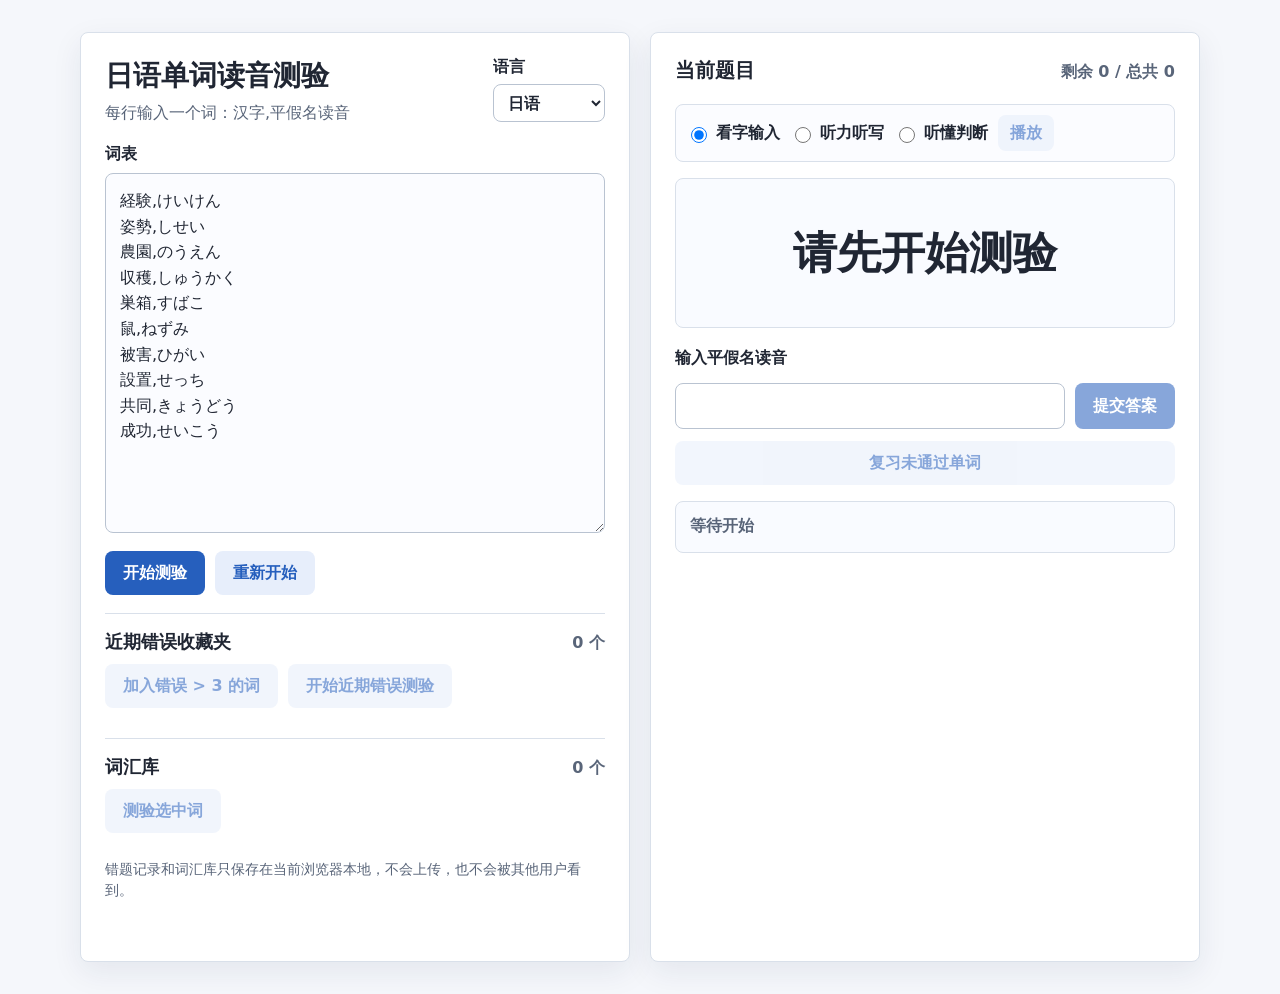
<file: index.html>
<!doctype html>
<html lang="zh-CN">
  <head>
    <meta charset="UTF-8" />
    <meta name="viewport" content="width=device-width, initial-scale=1.0" />
    <title>日语单词读音测验</title>
    <link rel="stylesheet" href="./style.css" />
  </head>
  <body>
    <main class="app">
      <section class="setup-panel" aria-labelledby="setup-title">
        <div class="top-bar">
          <div>
            <h1 id="setup-title">日语单词读音测验</h1>
            <p id="subtitle" class="subtitle">每行输入一个词：汉字,平假名读音</p>
          </div>
          <label class="language-select">
            语言
            <select id="language-select">
              <option value="ja" selected>日语</option>
              <option value="en">英语</option>
            </select>
          </label>
        </div>

        <label for="word-list">词表</label>
        <textarea id="word-list" spellcheck="false">経験,けいけん
姿勢,しせい
農園,のうえん
収穫,しゅうかく
巣箱,すばこ
鼠,ねずみ
被害,ひがい
設置,せっち
共同,きょうどう
成功,せいこう</textarea>

        <div class="button-row">
          <button id="start-button" type="button">开始测验</button>
          <button id="restart-button" class="secondary" type="button">重新开始</button>
        </div>

        <section class="folder-panel" aria-labelledby="recent-folder-title">
          <div class="folder-header">
            <h2 id="recent-folder-title">近期错误收藏夹</h2>
            <span id="recent-folder-count">0 个</span>
          </div>
          <div class="button-row compact-row">
            <button id="collect-recent-button" class="secondary" type="button" disabled>
              加入错误 &gt; 3 的词
            </button>
            <button id="start-recent-button" class="secondary" type="button" disabled>
              开始近期错误测验
            </button>
          </div>
          <div id="recent-folder-list" class="folder-list"></div>
        </section>

        <section class="folder-panel" aria-labelledby="vocabulary-title">
          <div class="folder-header">
            <h2 id="vocabulary-title">词汇库</h2>
            <span id="vocabulary-count">0 个</span>
          </div>
          <div class="button-row compact-row">
            <button id="start-selected-vocab-button" class="secondary" type="button" disabled>
              测验选中词
            </button>
          </div>
          <div id="vocabulary-list" class="vocabulary-list"></div>
        </section>

        <p class="privacy-note">错题记录和词汇库只保存在当前浏览器本地，不会上传，也不会被其他用户看到。</p>
        <p id="parse-message" class="message" role="status"></p>
      </section>

      <section class="quiz-panel" aria-labelledby="quiz-title">
        <div class="panel-header">
          <h2 id="quiz-title">当前题目</h2>
          <p id="progress">剩余 0 / 总共 0</p>
        </div>

        <fieldset class="mode-switch" aria-label="测验模式">
          <label>
            <input type="radio" name="quiz-mode" value="kanji" checked />
            看字输入
          </label>
          <label>
            <input type="radio" name="quiz-mode" value="listening" />
            听力听写
          </label>
          <label>
            <input type="radio" name="quiz-mode" value="meaning" />
            听懂判断
          </label>
          <button id="play-audio-button" class="secondary small-button" type="button" disabled>
            播放
          </button>
        </fieldset>

        <div id="question-card" class="question-card">
          <span id="current-word" class="current-word">请先开始测验</span>
        </div>

        <label id="answer-label" for="answer-input">输入平假名读音</label>
        <div class="answer-row">
          <input id="answer-input" type="text" autocomplete="off" disabled />
          <button id="submit-button" type="button" disabled>提交答案</button>
        </div>

        <div id="meaning-actions" class="meaning-actions hidden">
          <button id="heard-meaning-button" type="button" disabled>听出来</button>
          <button id="missed-meaning-button" class="secondary" type="button" disabled>没听出来</button>
        </div>

        <button id="review-button" class="secondary review-button" type="button" disabled>
          复习未通过单词
        </button>

        <div id="feedback" class="feedback neutral" role="status">等待开始</div>

        <section id="result-panel" class="result-panel hidden" aria-labelledby="result-title">
          <h2 id="result-title">全部完成</h2>
          <p id="summary"></p>
          <div id="mistake-list" class="mistake-list"></div>
        </section>
      </section>
    </main>

    <section id="review-modal" class="modal hidden" aria-labelledby="review-title" role="dialog" aria-modal="true">
      <div class="modal-panel">
        <div class="modal-header">
          <h2 id="review-title">复习未通过单词</h2>
          <button id="close-review-button" class="secondary small-button" type="button">关闭</button>
        </div>

        <p id="review-count" class="review-count"></p>
        <div id="review-list" class="review-list"></div>

        <div class="modal-actions">
          <button id="continue-review-button" type="button">继续测验</button>
        </div>
      </div>
    </section>

    <script src="./script.js"></script>
  </body>
</html>
</file>
<file: style.css>
* {
  box-sizing: border-box;
}

body {
  margin: 0;
  min-height: 100vh;
  background: #f5f7fb;
  color: #202633;
  font-family:
    system-ui,
    -apple-system,
    BlinkMacSystemFont,
    "Segoe UI",
    sans-serif;
}

button,
input,
textarea {
  font: inherit;
}

.app {
  width: min(1120px, calc(100% - 32px));
  margin: 0 auto;
  padding: 32px 0;
  display: grid;
  grid-template-columns: minmax(320px, 1fr) minmax(320px, 1fr);
  gap: 20px;
}

.setup-panel,
.quiz-panel {
  background: #ffffff;
  border: 1px solid #d9e0ea;
  border-radius: 8px;
  padding: 24px;
  box-shadow: 0 10px 30px rgba(27, 42, 74, 0.08);
}

h1,
h2,
p {
  margin-top: 0;
}

h1 {
  margin-bottom: 8px;
  font-size: 28px;
}

h2 {
  margin-bottom: 0;
  font-size: 20px;
}

.subtitle {
  color: #596579;
  margin-bottom: 20px;
}

.top-bar {
  display: flex;
  align-items: flex-start;
  justify-content: space-between;
  gap: 16px;
}

.language-select {
  display: grid;
  gap: 6px;
  min-width: 112px;
  margin: 0;
  font-weight: 700;
}

.language-select select {
  min-height: 38px;
  border: 1px solid #b9c3d1;
  border-radius: 8px;
  padding: 0 10px;
  background: #ffffff;
  color: #202633;
  font: inherit;
}

label {
  display: block;
  margin-bottom: 8px;
  font-weight: 700;
}

textarea {
  width: 100%;
  min-height: 360px;
  resize: vertical;
  border: 1px solid #b9c3d1;
  border-radius: 8px;
  padding: 14px;
  line-height: 1.6;
  color: #202633;
  background: #fbfcff;
}

input {
  width: 100%;
  min-height: 46px;
  border: 1px solid #b9c3d1;
  border-radius: 8px;
  padding: 0 12px;
  background: #ffffff;
}

textarea:focus,
input:focus {
  outline: 3px solid #cfe0ff;
  border-color: #4b7fd6;
}

button {
  border: 0;
  border-radius: 8px;
  min-height: 44px;
  padding: 0 18px;
  cursor: pointer;
  font-weight: 700;
  color: #ffffff;
  background: #265fbd;
}

button:hover:not(:disabled) {
  background: #1f4f9d;
}

button:disabled {
  cursor: not-allowed;
  opacity: 0.55;
}

button.secondary {
  color: #265fbd;
  background: #e7eefb;
}

button.secondary:hover:not(:disabled) {
  background: #d9e6fa;
}

.button-row,
.answer-row {
  display: flex;
  gap: 10px;
  margin-top: 14px;
}

.button-row {
  flex-wrap: wrap;
}

.compact-row {
  margin-top: 10px;
}

.answer-row input {
  flex: 1;
}

.answer-row button {
  flex: 0 0 auto;
}

.meaning-actions {
  display: grid;
  grid-template-columns: 1fr 1fr;
  gap: 10px;
  margin-top: 14px;
}

.review-button {
  width: 100%;
  margin-top: 12px;
}

.message {
  min-height: 24px;
  margin: 12px 0 0;
  color: #b42318;
}

.privacy-note {
  margin: 14px 0 0;
  color: #596579;
  font-size: 14px;
  line-height: 1.5;
}

.folder-panel {
  margin-top: 18px;
  padding-top: 16px;
  border-top: 1px solid #d9e0ea;
}

.folder-header {
  display: flex;
  align-items: baseline;
  justify-content: space-between;
  gap: 12px;
}

.folder-header h2 {
  font-size: 18px;
}

#recent-folder-count {
  color: #596579;
  font-weight: 700;
  white-space: nowrap;
}

#vocabulary-count {
  color: #596579;
  font-weight: 700;
  white-space: nowrap;
}

.folder-list {
  display: flex;
  flex-wrap: wrap;
  gap: 8px;
  margin-top: 12px;
}

.folder-chip {
  border: 1px solid #d9e0ea;
  border-radius: 999px;
  padding: 6px 10px;
  background: #fbfcff;
  color: #202633;
  font-size: 14px;
}

.vocabulary-list {
  display: grid;
  gap: 8px;
  margin-top: 12px;
  max-height: 260px;
  overflow: auto;
  padding-right: 4px;
}

.vocabulary-item {
  display: grid;
  grid-template-columns: auto 1fr auto;
  align-items: center;
  gap: 10px;
  padding: 10px 12px;
  border: 1px solid #d9e0ea;
  border-radius: 8px;
  background: #fbfcff;
}

.vocabulary-item input {
  width: 18px;
  min-height: 18px;
}

.vocabulary-word {
  display: grid;
  gap: 2px;
  overflow-wrap: anywhere;
}

.vocabulary-kanji {
  font-weight: 800;
}

.vocabulary-reading {
  color: #596579;
  font-size: 14px;
}

.vocabulary-mistakes {
  color: #b42318;
  font-weight: 700;
  white-space: nowrap;
}

.panel-header {
  display: flex;
  justify-content: space-between;
  align-items: baseline;
  gap: 12px;
  margin-bottom: 20px;
}

.mode-switch {
  display: flex;
  align-items: center;
  flex-wrap: wrap;
  gap: 10px;
  margin: 0 0 16px;
  padding: 10px;
  border: 1px solid #d9e0ea;
  border-radius: 8px;
  background: #fbfcff;
}

.mode-switch label {
  display: inline-flex;
  align-items: center;
  gap: 6px;
  margin: 0;
  font-weight: 700;
}

.mode-switch input {
  width: 16px;
  min-height: 16px;
}

#progress {
  margin-bottom: 0;
  color: #596579;
  font-weight: 700;
  white-space: nowrap;
}

.question-card {
  min-height: 150px;
  display: grid;
  place-items: center;
  margin-bottom: 20px;
  border: 1px solid #d9e0ea;
  border-radius: 8px;
  background: #f9fbff;
}

.current-word {
  padding: 16px;
  text-align: center;
  font-size: 44px;
  font-weight: 800;
  line-height: 1.2;
  overflow-wrap: anywhere;
}

.feedback {
  min-height: 52px;
  margin-top: 16px;
  padding: 14px;
  border-radius: 8px;
  border: 1px solid #d9e0ea;
  background: #f9fbff;
  font-weight: 700;
}

.feedback.correct {
  color: #027a48;
  border-color: #a6f4c5;
  background: #ecfdf3;
}

.feedback.wrong {
  color: #b42318;
  border-color: #fecdca;
  background: #fff1f0;
}

.feedback.neutral {
  color: #596579;
}

.result-panel {
  margin-top: 20px;
  padding-top: 20px;
  border-top: 1px solid #d9e0ea;
}

.hidden {
  display: none;
}

.mistake-list {
  display: grid;
  gap: 8px;
}

.mistake-item {
  display: flex;
  justify-content: space-between;
  gap: 12px;
  padding: 10px 12px;
  border: 1px solid #d9e0ea;
  border-radius: 8px;
  background: #fbfcff;
}

.modal {
  position: fixed;
  inset: 0;
  z-index: 20;
  display: grid;
  place-items: center;
  padding: 20px;
  background: rgba(18, 28, 45, 0.5);
}

.modal.hidden {
  display: none;
}

.modal-panel {
  width: min(640px, 100%);
  max-height: min(720px, calc(100vh - 40px));
  overflow: auto;
  border-radius: 8px;
  border: 1px solid #d9e0ea;
  background: #ffffff;
  padding: 22px;
  box-shadow: 0 24px 60px rgba(18, 28, 45, 0.22);
}

.modal-header {
  display: flex;
  align-items: center;
  justify-content: space-between;
  gap: 12px;
  margin-bottom: 14px;
}

.small-button {
  min-height: 36px;
  padding: 0 12px;
}

.review-count {
  color: #596579;
  margin-bottom: 14px;
}

.review-list {
  display: grid;
  gap: 8px;
}

.review-item {
  display: grid;
  grid-template-columns: 1fr 1fr;
  gap: 12px;
  padding: 12px;
  border: 1px solid #d9e0ea;
  border-radius: 8px;
  background: #fbfcff;
}

.review-kanji {
  font-size: 22px;
  font-weight: 800;
  overflow-wrap: anywhere;
}

.review-reading {
  align-self: center;
  color: #265fbd;
  font-weight: 700;
  overflow-wrap: anywhere;
}

.modal-actions {
  display: flex;
  justify-content: flex-end;
  margin-top: 18px;
}

@media (max-width: 820px) {
  .app {
    grid-template-columns: 1fr;
  }

  .top-bar {
    flex-direction: column;
  }

  .answer-row {
    flex-direction: column;
  }

  .meaning-actions {
    grid-template-columns: 1fr;
  }

  .current-word {
    font-size: 36px;
  }

  .review-item {
    grid-template-columns: 1fr;
  }
}
</file>
